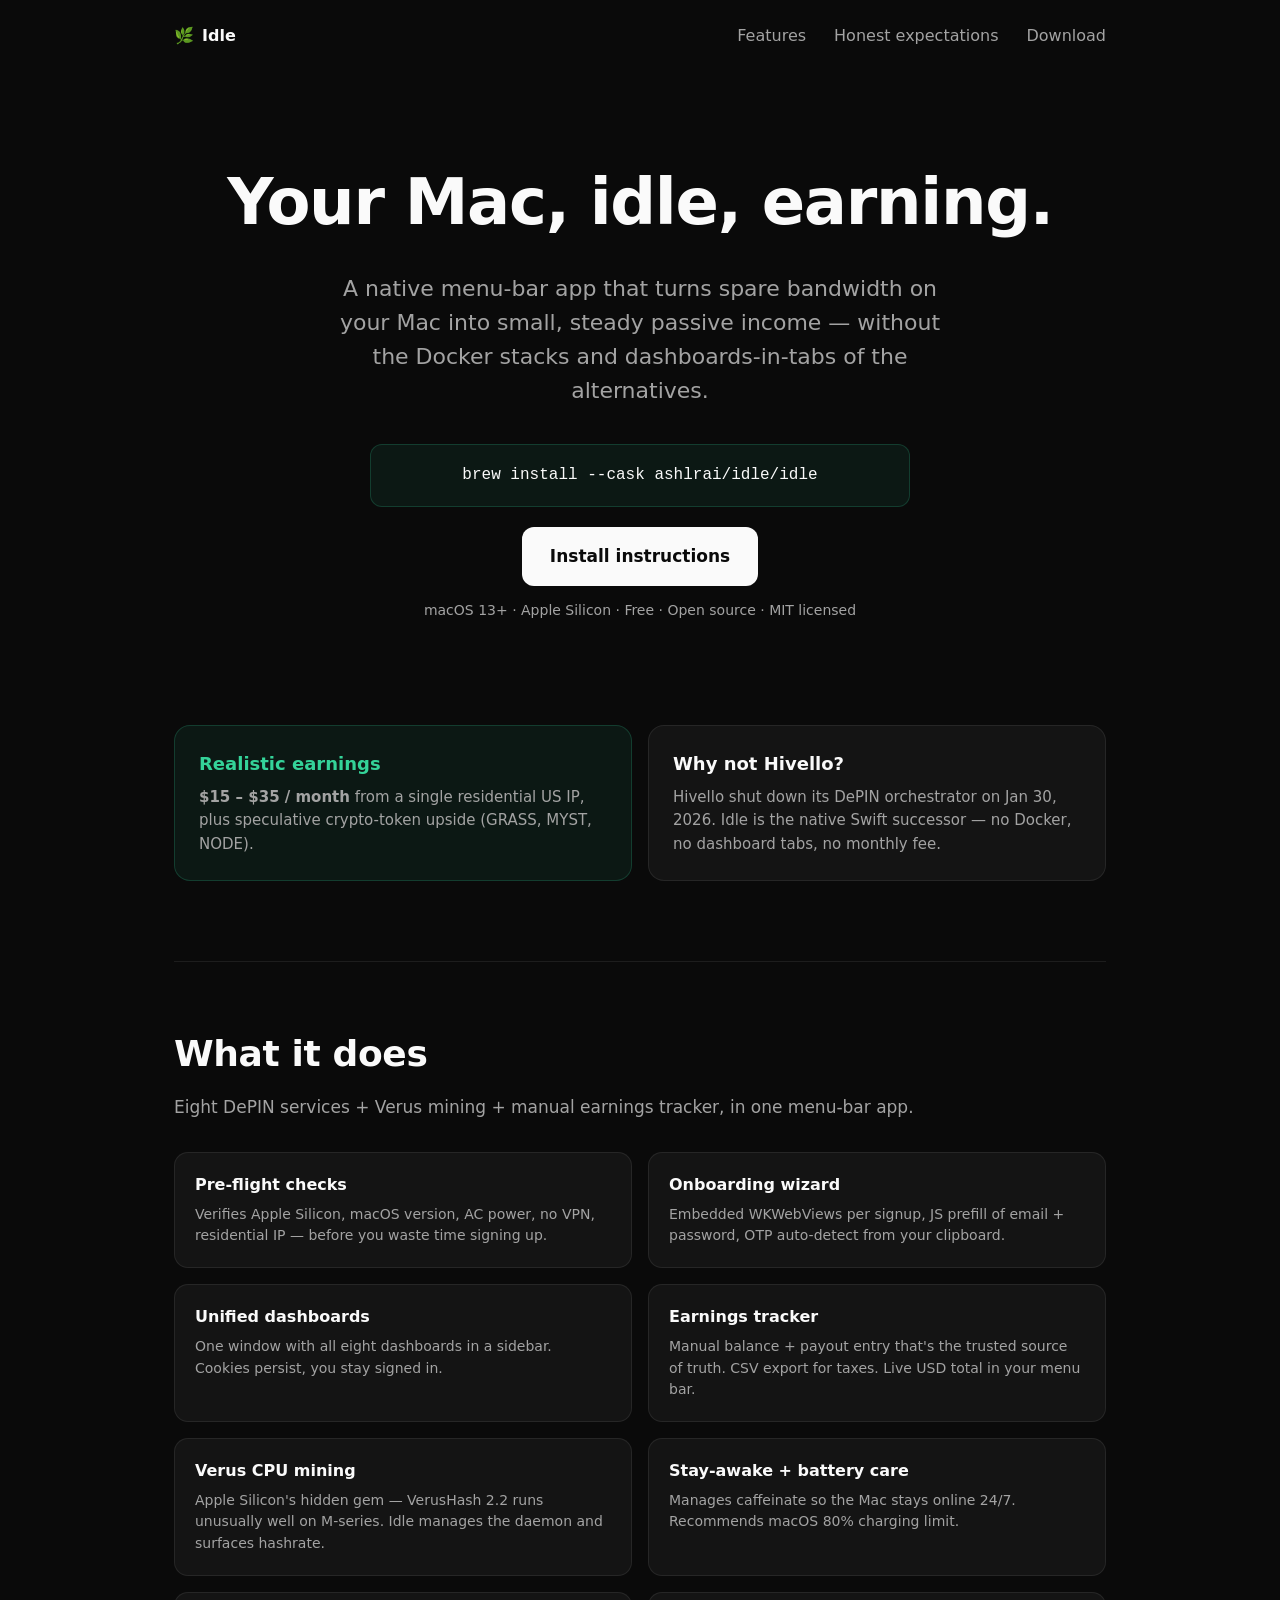
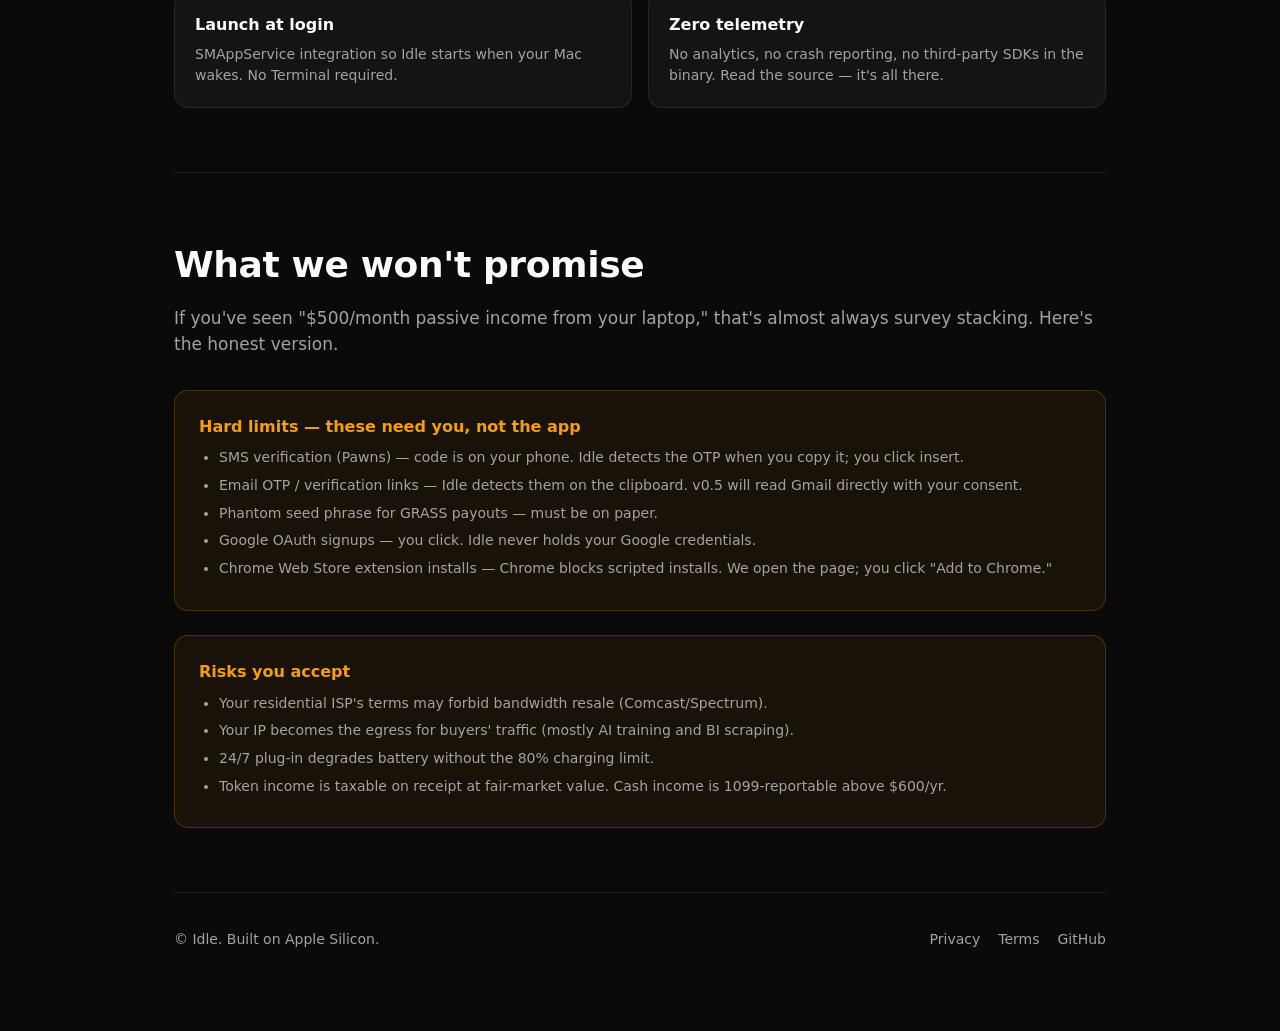
<file: Marketing/index.html>
<!doctype html>
<html lang="en">
<head>
    <meta charset="utf-8">
    <meta name="viewport" content="width=device-width, initial-scale=1">
    <title>Idle — passive income from your Mac</title>
    <meta name="description" content="A native menu-bar app for macOS that turns your idle Mac into a small, steady passive-income machine. Realistic earnings: $15-35/month from one residential IP.">
    <link rel="icon" href="data:image/svg+xml,<svg xmlns=%22http://www.w3.org/2000/svg%22 viewBox=%220 0 16 16%22><text y=%2214%22 font-size=%2214%22>🌿</text></svg>">
    <style>
        :root {
            --bg: #0a0a0a;
            --panel: #141414;
            --border: rgba(255,255,255,0.08);
            --fg: #fafafa;
            --mute: #a3a3a3;
            --accent: #34d399;
            --warn: #f59e0b;
        }
        * { box-sizing: border-box; }
        body {
            background: var(--bg);
            color: var(--fg);
            font-family: -apple-system, BlinkMacSystemFont, "SF Pro Display", "Inter", system-ui, sans-serif;
            margin: 0;
            line-height: 1.55;
            -webkit-font-smoothing: antialiased;
        }
        a { color: inherit; text-decoration: none; }
        a:hover { color: var(--accent); }
        .wrap { max-width: 980px; margin: 0 auto; padding: 0 24px; }

        nav { padding: 24px 0; display: flex; align-items: center; justify-content: space-between; }
        nav .brand { display: flex; align-items: center; gap: 8px; font-weight: 600; }
        nav .brand .leaf { color: var(--accent); }
        nav ul { display: flex; gap: 28px; list-style: none; padding: 0; margin: 0; color: var(--mute); }

        .hero { padding: 80px 0 64px; text-align: center; }
        .hero h1 { font-size: 64px; font-weight: 700; letter-spacing: -0.02em; margin: 0 0 20px; }
        .hero p.lead { font-size: 22px; color: var(--mute); max-width: 640px; margin: 0 auto 36px; }
        .hero .cta {
            display: inline-flex; gap: 12px; align-items: center;
            background: var(--fg); color: var(--bg); padding: 16px 28px; border-radius: 12px;
            font-weight: 600; font-size: 17px;
        }
        .hero .cta:hover { background: var(--accent); color: var(--bg); }
        .hero .meta { margin-top: 14px; color: var(--mute); font-size: 14px; }

        .panels { display: grid; grid-template-columns: 1fr 1fr; gap: 16px; margin: 40px 0 80px; }
        @media (max-width: 720px) { .panels { grid-template-columns: 1fr; } }
        .panel {
            background: var(--panel); border: 1px solid var(--border);
            border-radius: 16px; padding: 24px;
        }
        .panel h3 { margin: 0 0 8px; font-size: 18px; }
        .panel p { margin: 0; color: var(--mute); font-size: 15px; }
        .panel.expectations { background: rgba(52,211,153,0.07); border-color: rgba(52,211,153,0.2); }
        .panel.expectations h3 { color: var(--accent); }

        section { padding: 64px 0; border-top: 1px solid var(--border); }
        section h2 { font-size: 36px; letter-spacing: -0.01em; margin: 0 0 12px; }
        section p.tag { color: var(--mute); margin: 0 0 32px; font-size: 17px; }

        .features { display: grid; grid-template-columns: repeat(2, 1fr); gap: 16px; }
        @media (max-width: 720px) { .features { grid-template-columns: 1fr; } }
        .feature {
            background: var(--panel); border: 1px solid var(--border);
            border-radius: 14px; padding: 20px;
        }
        .feature h4 { margin: 0 0 6px; font-size: 16px; }
        .feature p { margin: 0; color: var(--mute); font-size: 14px; }

        .honest {
            background: rgba(245,158,11,0.06); border: 1px solid rgba(245,158,11,0.22);
            border-radius: 14px; padding: 24px; margin-top: 24px;
        }
        .honest h4 { color: var(--warn); margin: 0 0 8px; font-size: 16px; }
        .honest ul { margin: 0; padding-left: 20px; color: var(--mute); font-size: 14px; }
        .honest li { margin: 6px 0; }

        footer {
            border-top: 1px solid var(--border); padding: 36px 0 80px;
            color: var(--mute); font-size: 14px;
            display: flex; justify-content: space-between; gap: 16px; flex-wrap: wrap;
        }
        footer ul { list-style: none; padding: 0; margin: 0; display: flex; gap: 18px; }
    </style>
</head>
<body>
<div class="wrap">
    <nav>
        <div class="brand"><span class="leaf">🌿</span> Idle</div>
        <ul>
            <li><a href="#features">Features</a></li>
            <li><a href="#honest">Honest expectations</a></li>
            <li><a href="#download">Download</a></li>
        </ul>
    </nav>

    <header class="hero" id="download">
        <h1>Your Mac, idle, earning.</h1>
        <p class="lead">A native menu-bar app that turns spare bandwidth on your Mac into small, steady passive income — without the Docker stacks and dashboards-in-tabs of the alternatives.</p>
        <div style="background: rgba(52,211,153,0.07); border: 1px solid rgba(52,211,153,0.2); border-radius: 12px; padding: 18px; max-width: 540px; margin: 0 auto 20px; font-family: 'SF Mono', Menlo, monospace;">
            brew install --cask ashlrai/idle/idle
        </div>
        <a class="cta" href="/install">Install instructions</a>
        <div class="meta">macOS 13+ · Apple Silicon · Free · Open source · MIT licensed</div>
    </header>

    <div class="panels">
        <div class="panel expectations">
            <h3>Realistic earnings</h3>
            <p><strong>$15 – $35 / month</strong> from a single residential US IP, plus speculative crypto-token upside (GRASS, MYST, NODE).</p>
        </div>
        <div class="panel">
            <h3>Why not Hivello?</h3>
            <p>Hivello shut down its DePIN orchestrator on Jan 30, 2026. Idle is the native Swift successor — no Docker, no dashboard tabs, no monthly fee.</p>
        </div>
    </div>

    <section id="features">
        <h2>What it does</h2>
        <p class="tag">Eight DePIN services + Verus mining + manual earnings tracker, in one menu-bar app.</p>
        <div class="features">
            <div class="feature"><h4>Pre-flight checks</h4><p>Verifies Apple Silicon, macOS version, AC power, no VPN, residential IP — before you waste time signing up.</p></div>
            <div class="feature"><h4>Onboarding wizard</h4><p>Embedded WKWebViews per signup, JS prefill of email + password, OTP auto-detect from your clipboard.</p></div>
            <div class="feature"><h4>Unified dashboards</h4><p>One window with all eight dashboards in a sidebar. Cookies persist, you stay signed in.</p></div>
            <div class="feature"><h4>Earnings tracker</h4><p>Manual balance + payout entry that's the trusted source of truth. CSV export for taxes. Live USD total in your menu bar.</p></div>
            <div class="feature"><h4>Verus CPU mining</h4><p>Apple Silicon's hidden gem — VerusHash 2.2 runs unusually well on M-series. Idle manages the daemon and surfaces hashrate.</p></div>
            <div class="feature"><h4>Stay-awake + battery care</h4><p>Manages caffeinate so the Mac stays online 24/7. Recommends macOS 80% charging limit.</p></div>
            <div class="feature"><h4>Launch at login</h4><p>SMAppService integration so Idle starts when your Mac wakes. No Terminal required.</p></div>
            <div class="feature"><h4>Zero telemetry</h4><p>No analytics, no crash reporting, no third-party SDKs in the binary. Read the source — it's all there.</p></div>
        </div>
    </section>

    <section id="honest">
        <h2>What we won't promise</h2>
        <p class="tag">If you've seen "$500/month passive income from your laptop," that's almost always survey stacking. Here's the honest version.</p>

        <div class="honest">
            <h4>Hard limits — these need you, not the app</h4>
            <ul>
                <li>SMS verification (Pawns) — code is on your phone. Idle detects the OTP when you copy it; you click insert.</li>
                <li>Email OTP / verification links — Idle detects them on the clipboard. v0.5 will read Gmail directly with your consent.</li>
                <li>Phantom seed phrase for GRASS payouts — must be on paper.</li>
                <li>Google OAuth signups — you click. Idle never holds your Google credentials.</li>
                <li>Chrome Web Store extension installs — Chrome blocks scripted installs. We open the page; you click "Add to Chrome."</li>
            </ul>
        </div>

        <div class="honest">
            <h4>Risks you accept</h4>
            <ul>
                <li>Your residential ISP's terms may forbid bandwidth resale (Comcast/Spectrum).</li>
                <li>Your IP becomes the egress for buyers' traffic (mostly AI training and BI scraping).</li>
                <li>24/7 plug-in degrades battery without the 80% charging limit.</li>
                <li>Token income is taxable on receipt at fair-market value. Cash income is 1099-reportable above $600/yr.</li>
            </ul>
        </div>
    </section>

    <footer>
        <div>© Idle. Built on Apple Silicon.</div>
        <ul>
            <li><a href="privacy.html">Privacy</a></li>
            <li><a href="terms.html">Terms</a></li>
            <li><a href="https://github.com/ashlrai/idle">GitHub</a></li>
        </ul>
    </footer>
</div>
</body>
</html>
</file>
